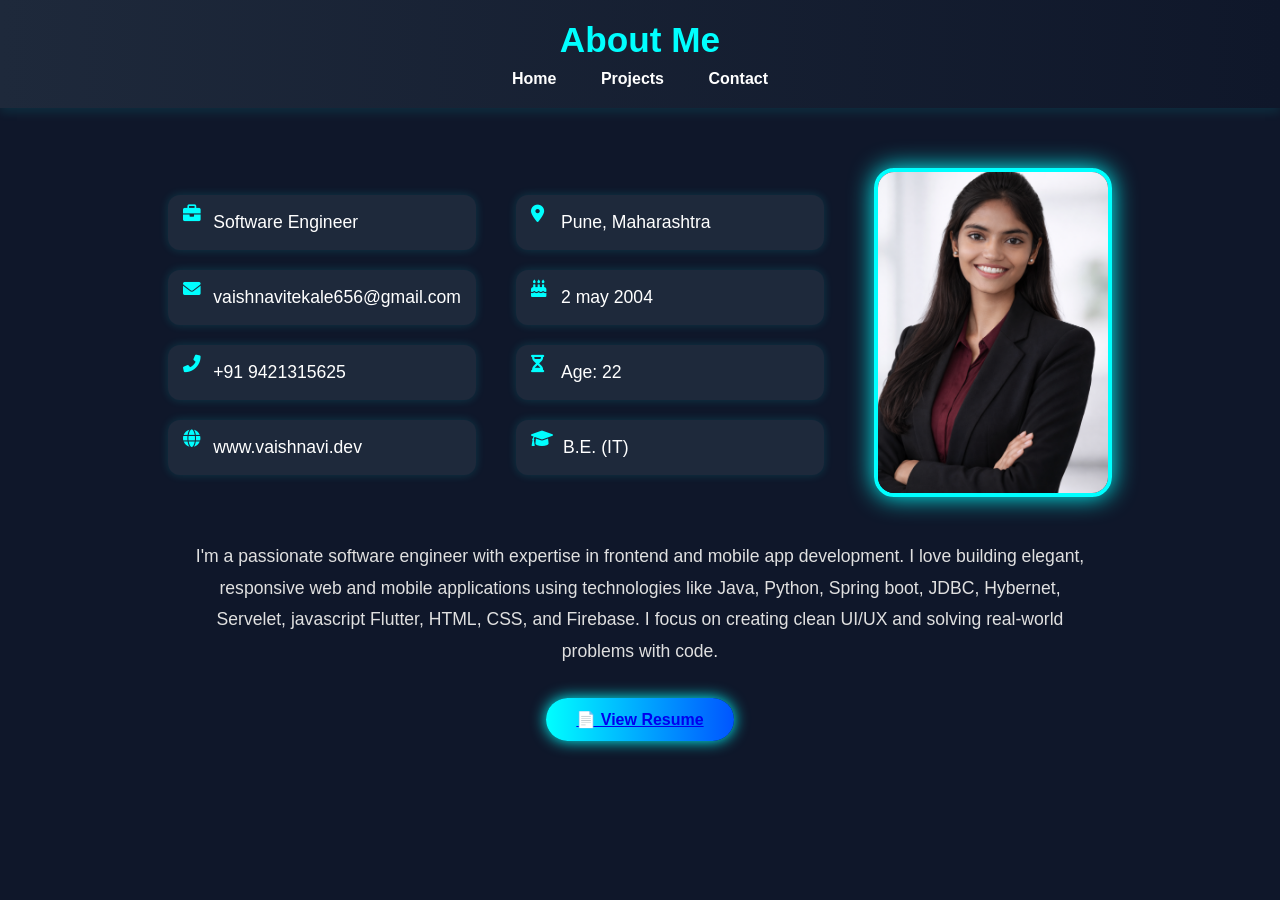
<file: about.html>
<!DOCTYPE html>
<html lang="mr">
<head>
  <meta charset="UTF-8" />
  <meta name="viewport" content="width=device-width, initial-scale=1.0"/>
  <title>About Me | Vaishnavi Tekale</title>
  <link rel="stylesheet" href="about.css" />
  <link rel="stylesheet" href="https://cdnjs.cloudflare.com/ajax/libs/font-awesome/6.0.0-beta3/css/all.min.css" />
</head>
<body>

  <header class="header">
    <h1>About Me</h1>
    <nav>
      <a href="index.html">Home</a>
      <a href="projects.html">Projects</a>
      <a href="contact.html">Contact</a>
    </nav>
  </header>

  <section class="about-section">
    <div class="about-container">
      
      <div class="about-info">
        <ul class="info-list">
          <li><i class="fas fa-briefcase"></i> Software Engineer</li>
          <li><i class="fas fa-map-marker-alt"></i> Pune, Maharashtra</li>
          <li><i class="fas fa-envelope"></i> vaishnavitekale656@gmail.com</li>
          <li><i class="fas fa-birthday-cake"></i> 2 may 2004 </li>
          <li><i class="fas fa-phone-alt"></i> +91 9421315625</li>
          <li><i class="fas fa-hourglass-half"></i> Age: 22</li>
          <li><i class="fas fa-globe"></i> www.vaishnavi.dev</li>
          <li><i class="fas fa-graduation-cap"></i> B.E. (IT)</li>
        </ul>
      </div>
      <div class="about-image">
        <img src="images/vaishnaviprofbl.png" alt="Vaishnavi Tekale" />
      </div>
    </div>

    <div class="about-description">
      <p>
        I'm a passionate software engineer with expertise in frontend and mobile app development.
        I love building elegant, responsive web and mobile applications using technologies like
        Java, Python, Spring boot, JDBC, Hybernet, Servelet, javascript Flutter, HTML, CSS, and Firebase. I focus on creating clean UI/UX and solving real-world problems with code.
      </p>

      <div class="resume-buttons">
        <a href="resume.pdf" target="_blank" class="btn-resume">📄 View Resume</a>
      </div>
    </div>
  </section>

</body>
</html>
</file>
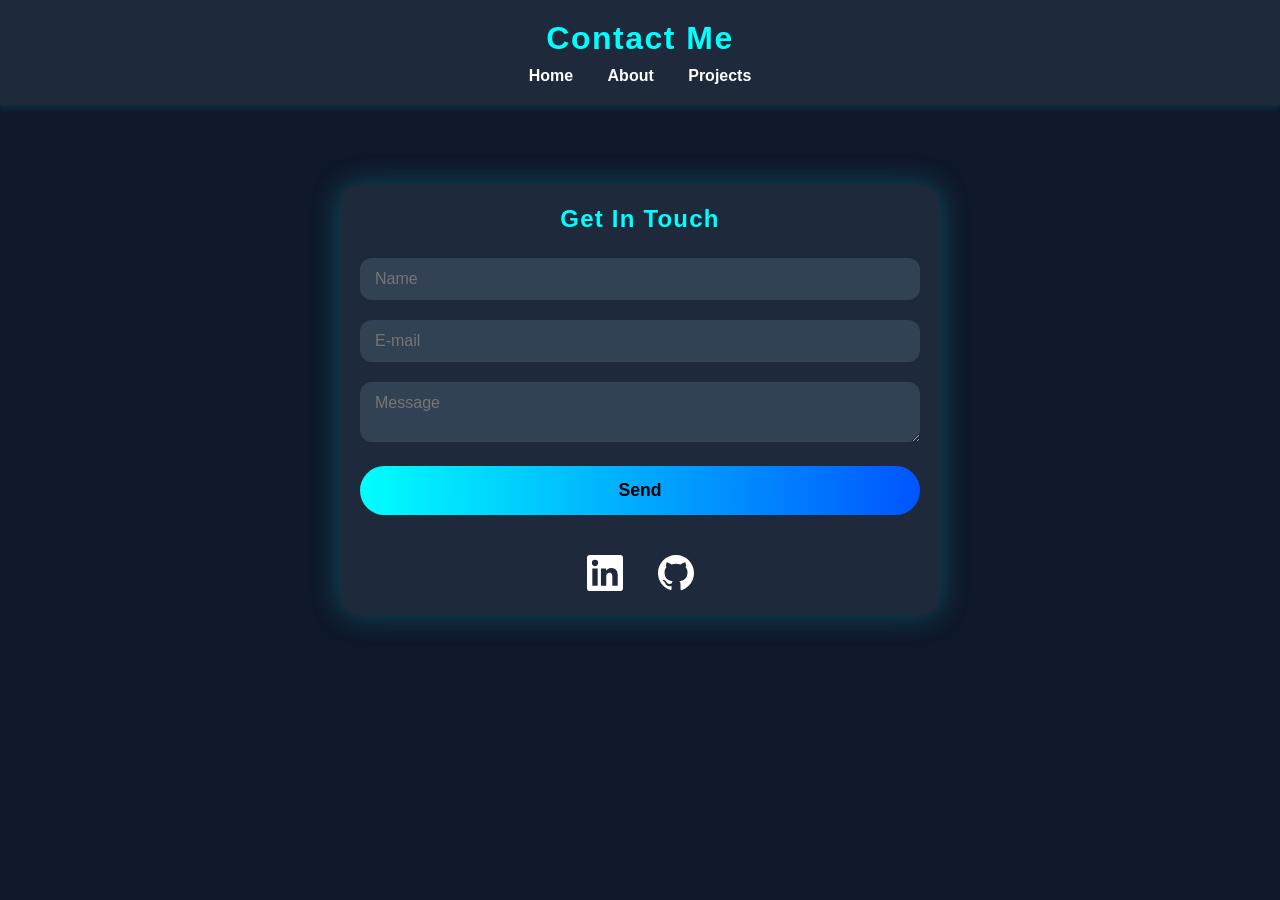
<file: contact.html>
<!DOCTYPE html>
<html lang="mr">

<head>
  <meta charset="UTF-8" />
  <meta name="viewport" content="width=device-width, initial-scale=1" />
  <title>Contact | Vaishnavi Tekale</title>
  <link rel="stylesheet" href="contact.css" />
</head>

<body>

  <header class="header">
    <h1>Contact Me</h1>
    <nav>
      <a href="index.html">Home</a>
      <a href="about.html">About</a>
      <a href="projects.html">Projects</a>
    </nav>
  </header>

  <section class="contact-section">
    <!-- ✅ Web3Forms Integration -->
    <form action="https://api.web3forms.com/submit" method="POST" class="contact-form" id="contact-form">
      <h2 class="section-heading">Get In Touch</h2>

      <!-- Hidden Access Key -->
      <input type="hidden" name="access_key" value="c590d433-7bf5-4bac-8db4-90035ae59226">

      <input type="text" name="name" placeholder="Name" required />
      <input type="email" name="email" placeholder="E-mail" required />
      <textarea name="message" placeholder="Message" required></textarea>
      <button type="submit">Send</button>
    </form>

    <div class="social-icons">
      <a href="https://www.linkedin.com/in/vaishnavi-tekale-b494872a6/" target="_blank" aria-label="LinkedIn">
        <img src="images/linkedin.svg" alt="LinkedIn" />
      </a>
      <a href="https://github.com/Vaishnavitekale" target="_blank" aria-label="GitHub">
        <img src="images/github.svg" alt="GitHub" />
      </a>
      <!-- <a href="https://instagram.com/yourprofile" target="_blank" aria-label="Instagram">
        <img src="images/instagram.svg" alt="Instagram" /> -->
      </a>
    </div>
  </section>

</body>

<script>
  const form = document.querySelector('.contact-form');
  form.addEventListener('submit', (e) => {
    e.preventDefault();
    fetch(form.action, {
      method: 'POST',
      body: new FormData(form),
      headers: { 'Accept': 'application/json' }
    }).then(response => {
      if (response.ok) {
        alert('Message sent successfully! Thank You.');
        form.reset();
      } else {
        alert('Something went wrong! Please try again.');
      }
    }).catch(() => {
      alert('Network Problem!! Try again.');
    });
  });
</script>

</html>
</file>
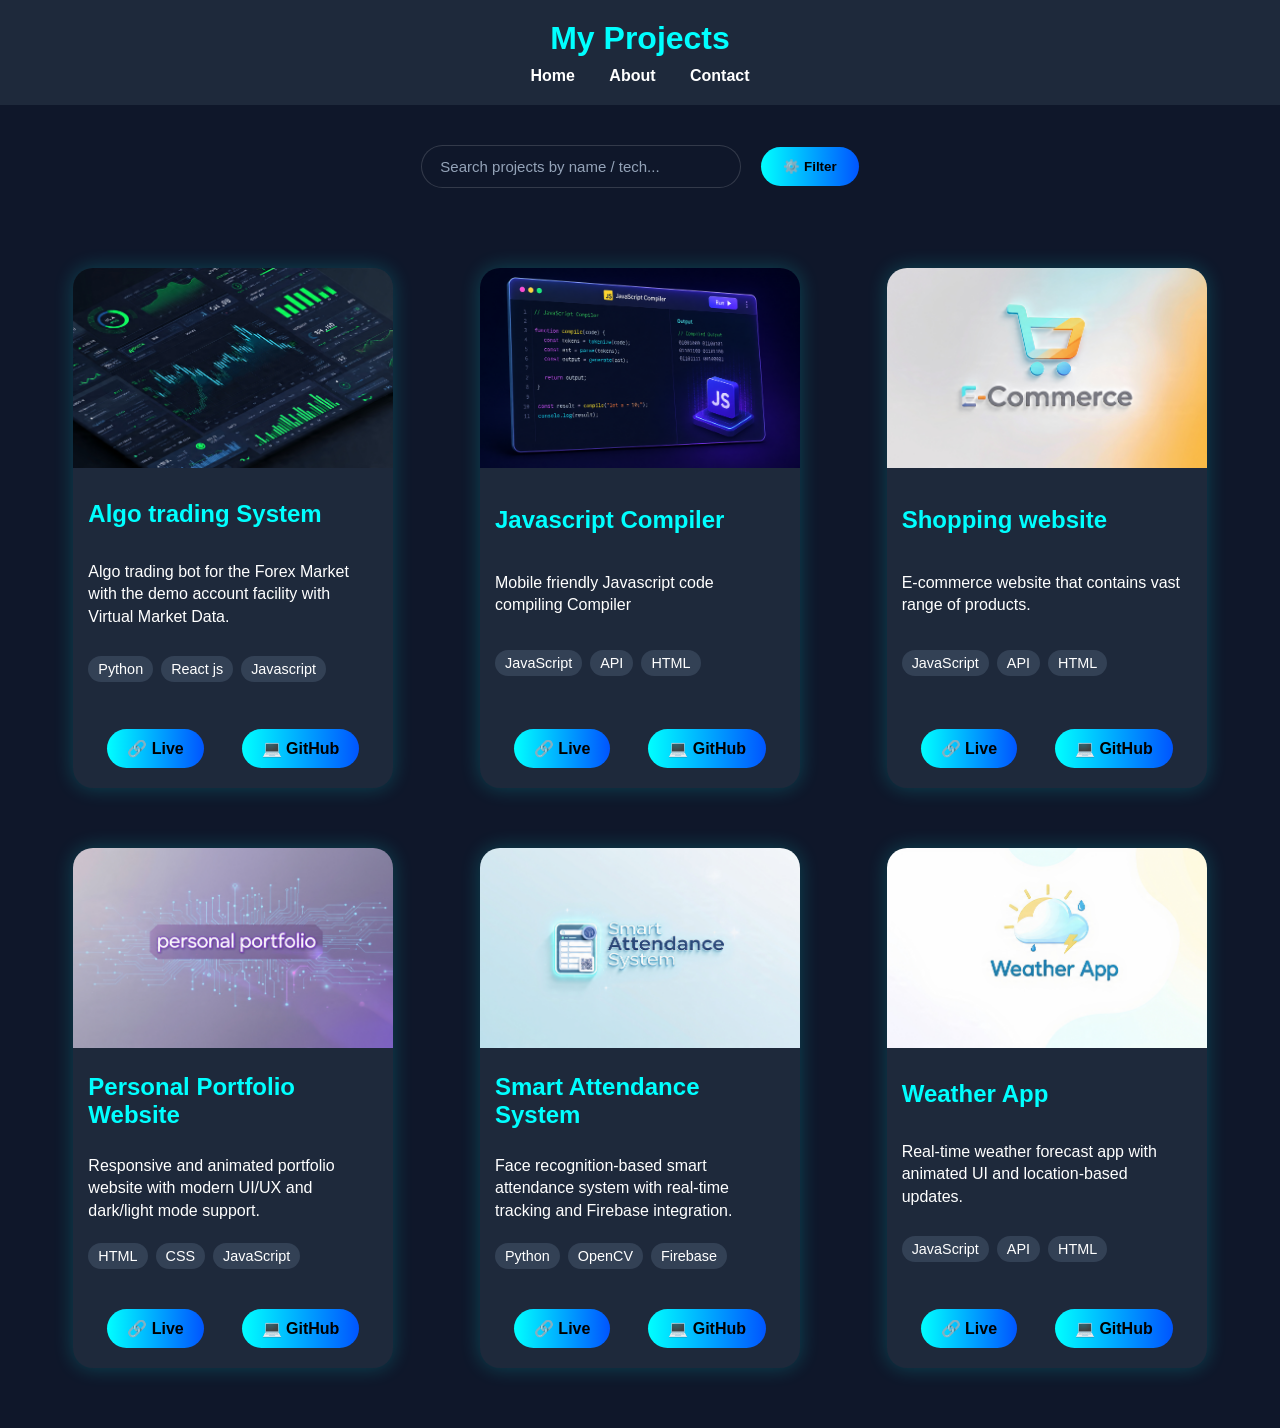
<file: projects.html>
<!DOCTYPE html>
<html lang="mr">
<head>
  <meta charset="UTF-8" />
  <meta name="viewport" content="width=device-width, initial-scale=1.0"/>
  <title>Projects | Vaishnavi Tekale</title>
  <link rel="stylesheet" href="projects.css" />
</head>
<body>

  <header class="header">
    <h1>My Projects</h1>
    <nav>
      <a href="index.html">Home</a>
      <a href="about.html">About</a>
      <a href="contact.html">Contact</a>
    </nav>
  </header>

  <!-- 🔍 Search + Filter -->
  <div class="project-controls">

    <input
      type="text"
      id="project-search"
      placeholder="Search projects by name / tech..."
    />

    <div class="filter-wrapper">
      <button class="filter-toggle">⚙️ Filter</button>

      <div class="filter-options">
        <button data-tech="all" class="active">All</button>
        <button data-tech="HTML">HTML</button>
        <button data-tech="CSS">CSS</button>
        <button data-tech="JavaScript">JavaScript</button>
        <button data-tech="Python">Python</button>
        <button data-tech="Firebase">Firebase</button>
      </div>
    </div>

  </div>

  <section class="projects-section">
    <div class="projects-container" id="projects-container"></div>
  </section>

  <script src="projects.js"></script>
</body>
</html>
</file>
<file: about.css>
/* Reset + Font */
* {
  margin: 0;
  padding: 0;
  box-sizing: border-box;
  font-family: 'Segoe UI', sans-serif;
}

body {
  background-color: #0f172a;
  color: white;
  overflow-x: hidden;
}

/* Header */
.header {
  background: linear-gradient(90deg, #1e293b, #0f172a);
  padding: 20px 0;
  text-align: center;
  box-shadow: 0 4px 10px rgba(0, 255, 255, 0.1);
  position: sticky;
  top: 0;
  z-index: 1000;
}

.header h1 {
  color: #00ffff;
  margin-bottom: 10px;
  font-size: 2.2rem;
  animation: fadeInDown 1s ease;
}

.header nav a {
  margin: 0 20px;
  text-decoration: none;
  color: #ffffff;
  font-weight: 600;
  transition: 0.3s;
}

.header nav a:hover {
  color: #00ffff;
}

/* About Section */
.about-section {
  padding: 60px 20px;
  display: flex;
  flex-direction: column;
  align-items: center;
}

.about-container {
  display: flex;
  justify-content: center;
  align-items: center;
  gap: 50px;
  flex-wrap: wrap;
  max-width: 1200px;
  margin-bottom: 40px;
  animation: fadeInUp 1.2s ease;
}

/* Image Styling */
.about-image img {
  width: 238px;
  height: 329px;
  object-fit: cover;
  border-radius: 20px;
  border: 4px solid #00ffff;
  box-shadow: 0 0 25px #00ffff;
}
/* .about-image {
  height: 90vh;
  width: 70vw;
} */
/* Info List Styling */
.about-info {
  flex: 1;
  min-width: 300px;
}

.info-list {
  display: grid;
  grid-template-columns: repeat(2, minmax(180px, 1fr));
  gap: 20px 40px;
  list-style: none;
}

.info-list li {
  font-size: 1.1rem;
  display: flex;
  align-items: center;
  gap: 10px;
  background-color: #1e293b;
  padding: 10px 15px;
  border-radius: 12px;
  box-shadow: 0 0 10px rgba(0, 255, 255, 0.15);
  transition: all 0.3s ease;
}

.info-list li i {
  color: #00ffff;
  min-width: 20px;
  min-height: 35px;
}

.info-list li:hover {
  transform: translateY(-3px);
  background-color: #273549;
}

/* Description Paragraph */
.about-description {
  max-width: 900px;
  text-align: center;
  animation: fadeIn 1.5s ease;
}

.about-description p {
  font-size: 1.1rem;
  line-height: 1.8;
  margin-bottom: 30px;
  color: #e0e0e0;
}

/* Resume Button */
.resume-buttons{
  background: linear-gradient(90deg, #00ffff, #0055ff);
  color: black;
  padding: 12px 30px;
  border: none;
  border-radius: 50px;
  font-weight: bold;
  text-decoration: none;
  transition: 0.3s ease-in-out;
  display: inline-block;
  font-size: 1rem;
  box-shadow: 0 0 15px #00ffff;
}

.resume-buttons:hover {
  background: linear-gradient(90deg, #0055ff, #00ffff);
  color: white;
  transform: scale(1.05);
}

/* Animations */
@keyframes fadeInDown {
  from { opacity: 0; transform: translateY(-20px); }
  to { opacity: 1; transform: translateY(0); }
}

@keyframes fadeInUp {
  from { opacity: 0; transform: translateY(20px); }
  to { opacity: 1; transform: translateY(0); }
}

@keyframes fadeIn {
  from { opacity: 0; }
  to { opacity: 1; }
}

/* Responsive */
@media (max-width: 768px) {
  .about-container {
    flex-direction: column;
    text-align: center;
  }

  .info-list {
    grid-template-columns: 1fr;
  }

  .about-image img {
    width: 220px;
    height: 220px;
  }
}
</file>
<file: contact.css>
/* बेसिक सेटअप */
* {
    margin: 0;
    padding: 0;
    box-sizing: border-box;
    font-family: 'Segoe UI', sans-serif;
  }
  
  body {
    background-color: #0f172a;
    color: #fff;
  }
  
  /* Header - previous projects.css style सारखा */
  .header {
    background-color: #1e293b;
    padding: 20px;
    text-align: center;
    box-shadow: 0 4px 6px rgba(0,255,255,0.1);
    position: sticky;
    top: 0;
    z-index: 10;
    animation: fadeInDown 1s ease forwards;
  }
  
  .header h1 {
    color: #00ffff;
    margin-bottom: 10px;
    font-weight: 700;
    letter-spacing: 1.5px;
  }
  
  .header nav a {
    margin: 0 15px;
    text-decoration: none;
    color: #fff;
    font-weight: bold;
    transition: color 0.3s ease;
  }
  
  .header nav a:hover {
    color: #00ffff;
  }
  
  /* Contact Section */
  .contact-section {
    max-width: 600px;
    margin: 80px auto 40px;
    padding: 20px;
    background: #1e293b;
    border-radius: 20px;
    box-shadow: 0 0 30px rgba(0, 255, 255, 0.25);
    animation: fadeInUp 1s ease forwards;
  }
  
  /* Form heading */
  .contact-form h2 {
    text-align: center;
    color: #00ffff;
    margin-bottom: 25px;
    font-weight: 700;
    letter-spacing: 1.2px;
  }
  
  /* Form elements */
  .contact-form label {
    display: block;
    margin-bottom: 6px;
    font-weight: 600;
    color: #a0aec0;
  }
  
  .contact-form input,
  .contact-form textarea {
    width: 100%;
    padding: 12px 15px;
    margin-bottom: 20px;
    border-radius: 12px;
    border: none;
    background-color: #334155;
    color: #e2e8f0;
    font-size: 1rem;
    transition: background-color 0.3s ease;
    resize: vertical;
  }
  
  .contact-form input:focus,
  .contact-form textarea:focus {
    background-color: #0f172a;
    outline: 2px solid #00ffff;
  }
  
  /* Submit button */
  .contact-form button {
    width: 100%;
    padding: 14px 0;
    background: linear-gradient(90deg, #00ffff, #0055ff);
    border: none;
    border-radius: 30px;
    color: black;
    font-weight: 700;
    font-size: 1.1rem;
    cursor: pointer;
    transition: background 0.3s ease;
  }
  
  .contact-form button:hover {
    background: linear-gradient(90deg, #0055ff, #00ffff);
    color: white;
  }
  
  /* Social Icons */
  .social-icons {
    margin-top: 40px;
    display: flex;
    justify-content: center;
    gap: 35px;
  }
  
  .social-icons a img {
    width: 36px;
    filter: brightness(0) invert(1);
    transition: filter 0.3s ease;
  }
  
  .social-icons a:hover img {
    filter: brightness(0) invert(0.6) drop-shadow(0 0 5px #00ffff);
  }
  
  /* Animations */
  @keyframes fadeInDown {
    0% {
      opacity: 0;
      transform: translateY(-20px);
    }
    100% {
      opacity: 1;
      transform: translateY(0);
    }
  }
  
  @keyframes fadeInUp {
    0% {
      opacity: 0;
      transform: translateY(20px);
    }
    100% {
      opacity: 1;
      transform: translateY(0);
    }
  }
  
  /* Responsive */
  @media (max-width: 640px) {
    .contact-section {
      margin: 50px 20px 20px;
      padding: 15px;
    }
    .social-icons {
      gap: 25px;
    }
  }
</file>
<file: projects.css>
* {
    margin: 0;
    padding: 0;
    box-sizing: border-box;
    font-family: 'Segoe UI', sans-serif;
  }
  
  body {
    background-color: #0f172a;
    color: #fff;
  }
  
  /* Header */
  .header {
    background-color: #1e293b;
    padding: 20px;
    text-align: center;
  }
  
  .header h1 {
    color: #00ffff;
    margin-bottom: 10px;
  }
  
  .header nav a {
    margin: 0 15px;
    text-decoration: none;
    color: #fff;
    font-weight: bold;
  }
  
  .header nav a:hover {
    color: #00ffff;
  }
  
  /* Projects Section */
  .projects-section {
    padding: 60px 20px;
  }
  
  .projects-container {
    display: grid;
    grid-template-columns: repeat(auto-fit, minmax(320px, 1fr));
    gap: 60px;
    justify-items: center;
    padding: 0 40px;
  }
  
  .project-card {
    background-color: #1e293b;
    border-radius: 20px;
    overflow: hidden;
    box-shadow: 0 0 20px rgba(0, 255, 255, 0.2);
    width: 100%;
    max-width: 320px;
    height: 520px;
    display: flex;
    flex-direction: column;
    justify-content: space-between;
    transition: transform 0.3s ease;
  }
  
  .project-card:hover {
    transform: translateY(-10px);
  }
  
  .project-card img {
    width: 100%;
    height: 200px;
    object-fit: cover;
  }
  
  .project-card h3 {
    font-size: 1.5rem;
    margin: 15px;
    color: #00ffff;
  }
  
  .project-card p {
    margin: 0 15px 10px;
    font-size: 1rem;
    line-height: 1.4;
  }
  
  .tech-stack {
    margin: 0 15px 10px;
    display: flex;
    flex-wrap: wrap;
    gap: 8px;
  }
  
  .tech-stack span {
    background-color: #334155;
    padding: 5px 10px;
    border-radius: 20px;
    font-size: 0.9rem;
  }
  
  .project-buttons {
    display: flex;
    justify-content: space-around;
    margin: 20px 15px;
  }
  
  .project-buttons a {
    text-decoration: none;
    background: linear-gradient(90deg, #00ffff, #0055ff);
    color: black;
    padding: 10px 20px;
    border-radius: 30px;
    font-weight: bold;
    transition: 0.3s ease-in-out;
  }
  
  .project-buttons a:hover {
    background: linear-gradient(90deg, #0055ff, #00ffff);
    color: white;
  }
  

  /* Scroll Animation */
/* .project-card {
  opacity: 0;
  transform: translateY(40px);
  transition: all 0.8s ease;
}

.project-card.show {
  opacity: 1;
  transform: translateY(0);
} */


.project-controls {
  max-width: 1100px;
  margin: 40px auto 20px;
  display: flex;
  gap: 20px;
  align-items: center;
  justify-content: center;
  flex-wrap: wrap;
}

#project-search {
  width: 320px;
  padding: 12px 18px;
  border-radius: 30px;
  border: 1px solid rgba(255,255,255,0.15);
  background: #0f172a;
  color: #fff;
  font-size: 15px;
  outline: none;
}

#project-search::placeholder {
  color: #94a3b8;
}

#project-search:focus {
  border-color: #00ffff;
  box-shadow: 0 0 12px rgba(0,255,255,0.25);
}

.filter-wrapper {
  position: relative;
}

.filter-toggle {
  padding: 12px 22px;
  border-radius: 30px;
  border: none;
  cursor: pointer;
  font-weight: 600;
  background: linear-gradient(90deg,#00ffff,#0055ff);
  color: #000;
}

.filter-options {
  position: absolute;
  top: 120%;
  right: 0;
  display: none;
  flex-direction: column;
  background: #020617;
  border-radius: 14px;
  padding: 12px;
  min-width: 160px;
  box-shadow: 0 15px 40px rgba(0,0,0,0.6);
  z-index: 10;
}

.filter-options.show {
  display: flex;
}

.filter-options button {
  background: transparent;
  border: none;
  color: #cbd5f5;
  padding: 10px;
  text-align: left;
  cursor: pointer;
  border-radius: 8px;
}

.filter-options button:hover,
.filter-options button.active {
  background: rgba(0,255,255,0.12);
  color: #00ffff;
}


.filter-buttons {
  display: flex;
  justify-content: center;
  gap: 12px;
  margin: 40px 0;
  flex-wrap: wrap;
}

.filter-btn {
  padding: 10px 22px;
  border-radius: 25px;
  border: 1px solid rgba(255,255,255,0.2);
  background: transparent;
  color: #fff;
  cursor: pointer;
  font-size: 14px;
  transition: all 0.3s ease;
}

.filter-btn:hover {
  background: #ffffff;
  color: #000;
}

.filter-btn.active {
  background: #ffffff;
  color: #000;
}


  /* Responsive */
  @media (max-width: 768px) {
    .projects-container {
      grid-template-columns: 1fr;
      padding: 0 20px;
    }
  }
</file>
